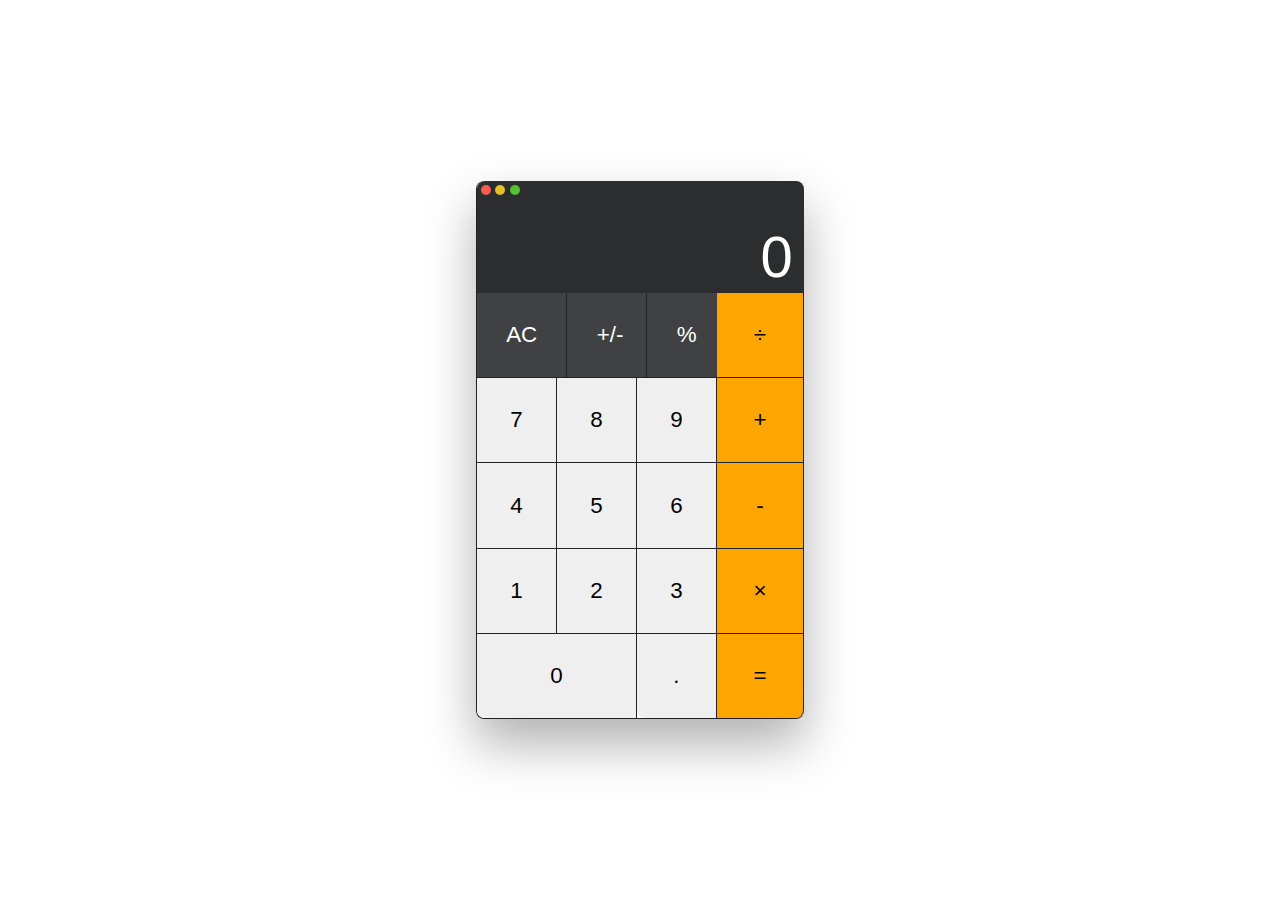
<file: index.html>
<!DOCTYPE html>
<html lang="en">

<head>
  <meta charset="UTF-8">
  <meta http-equiv="X-UA-Compatible" content="IE=edge">
  <meta name="viewport" content="width=device-width, initial-scale=1.0">
  <link rel="stylesheet" href="style.css">
  <title>Document</title>
</head>

<body>
  <article class="calculator">
    <section class="result-container">
      <nav class="navigation">
        <span class="close"></span>
        <span class="minimize"></span>
        <span class="zoom"></span>
      </nav>
      <div class="result" id="result">0</div>
    </section>
    <section class="contents">
      <section class="numbers">
        <section class="clear">
          <button id="ac" class="clear_ac">AC</button>
          <button id="ac" class="number">+/-</button>
          <button id="ac" class="number">%</button>

        </section>
        <div class="first-row">
          <button class="number">7</button>
          <button class="number">8</button>
          <button class="number">9</button>
        </div>
        <div class="second-row">
          <button class="number">4</button>
          <button class="number">5</button>
          <button class="number">6</button>
        </div>
        <div class="third-row">
          <button class="number">1</button>
          <button class="number">2</button>
          <button class="number">3</button>
        </div>
        <div class="fourth-row">
          <button id="long" class="number">0</button>
          <button class="number">.</button>
        </div>
      </section>
      <section class="operators">
        <button class="operator">÷</button>
        <button class="operator">+</button>
        <button class="operator">-</button>
        <button class="operator">×</button>
        <button class="calculation operator ">=</button>
      </section>
    </section>
  </article>
  <script src="script.js"></script>
</body>


</html>
</file>
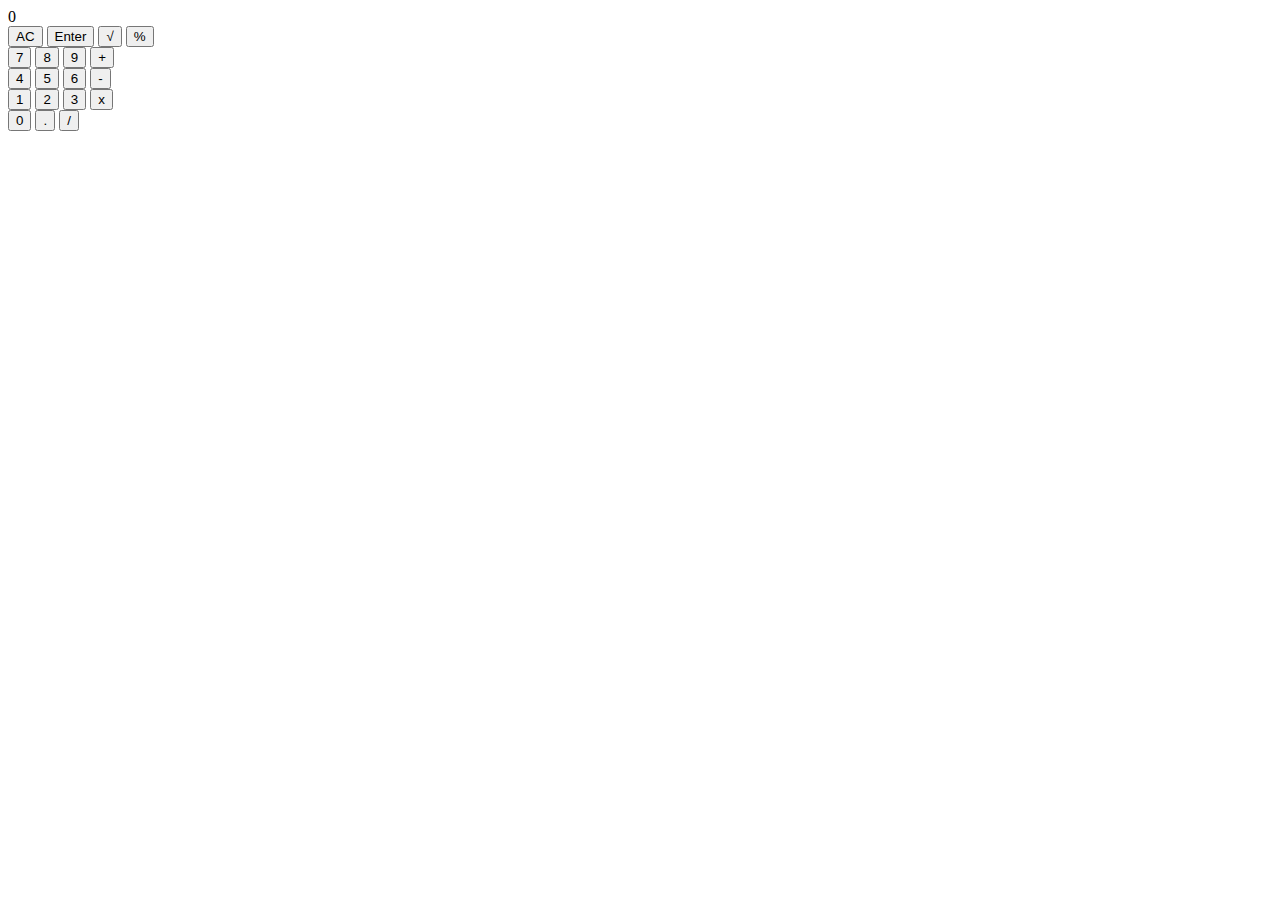
<file: sdfsd/index.html>
<body>
  <article class="container">
    <div class="calculator">
      <div class="result-box">
        <div class="result">0</div>
      </div>
      <div class="number-box">
        <div class="button-box">
          <button class="allclear-and-enter">AC</button>
          <button class="allclear-and-enter">Enter</button>
          <button class="operator-button">√</button>
          <button class="operator-button">%</button>
        </div>
        <div class="button-box">
          <button class="number-button">7</button>
          <button class="number-button">8</button>
          <button class="number-button">9</button>
          <button class="operator-button">+</button>
        </div>

        <div class="button-box">
          <button class="number-button">4</button>
          <button class="number-button">5</button>
          <button class="number-button">6</button>
          <button class="operator-button">-</button>
        </div>
        <div class="button-box">
          <button class="number-button">1</button>
          <button class="number-button">2</button>
          <button class="number-button">3</button>
          <button class="operator-button">x</button>
        </div>
        <div class="button-box">
          <button class="number-button long-zero-button">0</button>
          <button class="number-button">.</button>
          <button class="operator-button">/</button>
        </div>

      </div>
    </div>
  </article>
</body>

</html>
</file>
<file: style.css>
html,
body {
  height: 100%;
  min-height: 100%;

  margin: 0;
  padding: 0;
  background-color: #fff;
  display: flex;
  justify-content: center;
  align-items: center;
}

* {
  font-family: -apple-system, BlinkMacSystemFont, "Segoe UI", Roboto, Oxygen,
    Ubuntu, Cantarell, "Open Sans", "Helvetica Neue", sans-serif;
  margin: 0;
  padding: 0;
  border: 0;
  outline: 0;
  box-sizing: border-box;
  font-weight: 200;
}

button {
  cursor: pointer;
}

.calculator {
  width: 20.5rem;
  border-left: 1px solid #222;
  border-bottom: 1px solid #222;
  border-radius: 0.5rem;
  box-shadow: 0px 25px 50px 1px rgb(0 0 0 / 30%);
}

.calculator .result-container {
  height: 7rem;
  background: #2c2d2f;
  border-radius: 0.5rem 0.5rem 0 0;
}

.calculator .result-container .navigation {
  margin-left: 4px;
}

.calculator .result-container .navigation > * {
  display: inline-block;
  width: 10px;
  height: 10px;
  border-radius: 50%;
}

.calculator .result-container .navigation .close {
  background: #ff5b52;
}

.calculator .result-container .navigation .minimize {
  background: #e6c029;
}

.calculator .result-container .navigation .zoom {
  background: #53c22c;
}

.calculator .result-container .result {
  padding: 0.3rem 0.7rem;
  height: calc(100% - 1rem);
  display: flex;
  justify-content: flex-end;
  align-items: flex-end;
  text-align: right;
  color: #fff;
  font-size: 3.625rem;
}

.calculator .contents {
  display: flex;
}

.calculator .contents button:hover {
  background: white;
}

.calculator .contents button:active {
  box-shadow: 0 0 10px 0 rgb(0 0 0 / 15%) inset;
}

.calculator .contents .clear #ac {
  background: #3f4143;
  color: white;
}

.calculator .contents .clear #ac:hover {
  background: #666666;
}

.calculator .contents .clear #ac:active {
  box-shadow: 0 0 10px 0 rgb(0 0 0 / 20%) inset;
}

.calculator .contents .clear,
.calculator .contents .numbers {
  display: flex;
  flex-direction: column;
  width: 15rem;
}

.calculator .contents .operators {
  display: flex;
  flex-direction: column;
  width: 100%;
}

.calculator .contents .numbers .first-row,
.calculator .contents .numbers .second-row,
.calculator .contents .numbers .third-row,
.calculator .contents .numbers .fourth-row,
.calculator .contents .numbers .clear {
  display: flex;
  flex-direction: row;
}

.calculator .contents .operators .operator {
  background: orange;
}

.calculator .contents .operators .operator:hover {
  background: rgb(199, 176, 133);
}

.calculator .contents .operators .operator:last-child {
  border-radius: 0 0 0.5rem 0;
  border-right: 1px solid #222;
  padding: 1.825rem 0;
  font-size: 1.4rem;
}

.calculator .contents .numbers .clear #ac,
.calculator .contents .operator:not(:last-child) {
  border-right: 1px solid #222;
  border-bottom: 1px solid #222;
  padding: 1.825rem;
  font-size: 1.4rem;
}

.calculator .contents .numbers .number {
  border-right: 1px solid #222;
  border-bottom: 1px solid #222;
  width: 5rem;
  padding: 1.825rem 0;
  font-size: 1.4rem;
}

.calculator .contents .numbers .clear {
  width: 100%;
}

.calculator .contents .numbers .fourth-row .number {
  border-bottom: 0;
}

.calculator .contents .numbers .fourth-row .number {
  width: 100%;
  border-radius: 0 0 0 0.5rem;
}

#long {
  width: 480px;
}
</file>
